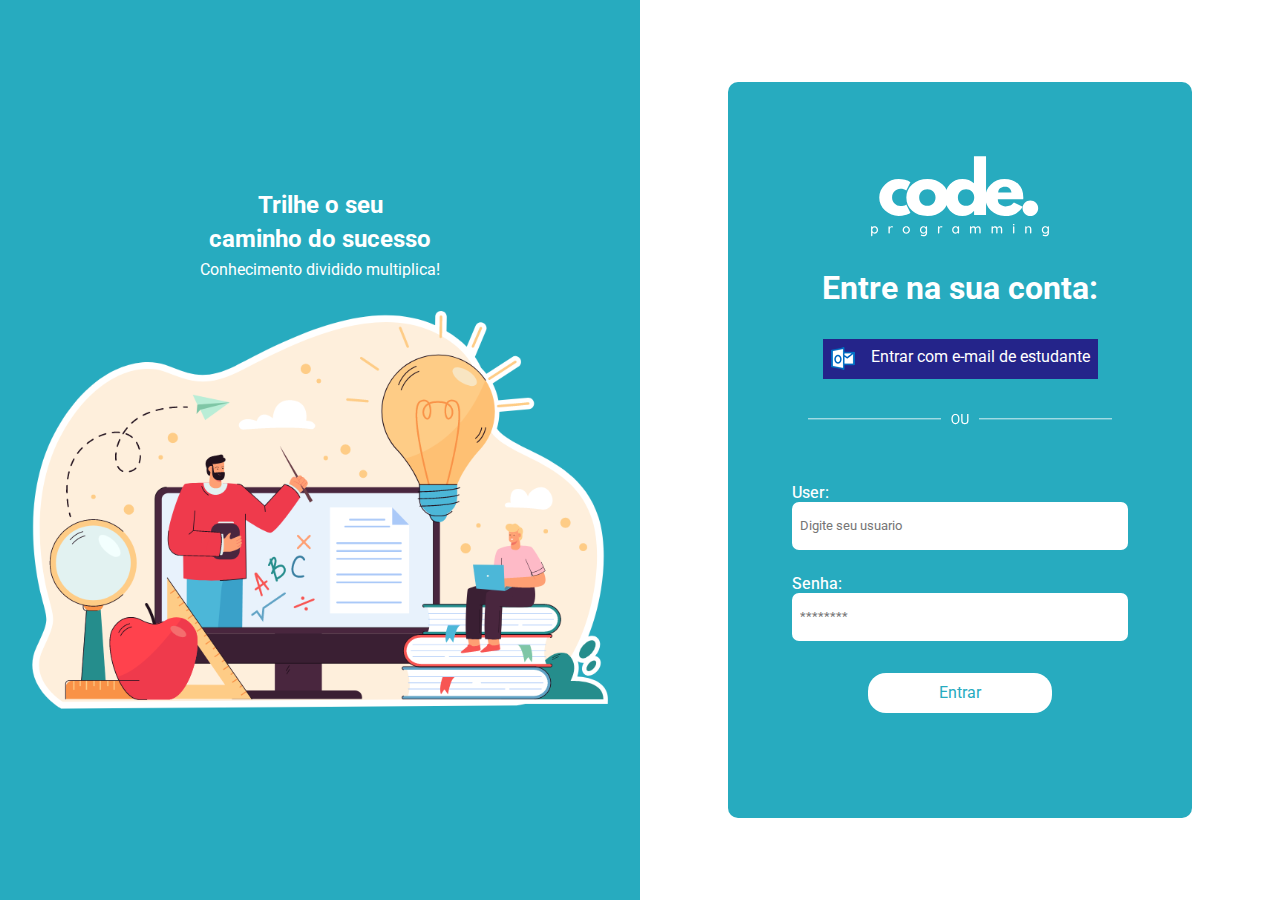
<file: index.html>
<!DOCTYPE html>
<html lang="pt-br">

<head>
    <meta charset="UTF-8">
    <meta name="viewport" content="width=device-width, initial-scale=1.0">
    <link rel="shortcut icon" href="./public/logo.svg" type="image/x-icon">
    <link rel="stylesheet" href="style.css">
    <title>Login</title>
</head>

<body>
    <section class="section-chamativa">
        <div class="title">
            <p class="trilhe">Trilhe o seu</p>
            <p class="caminho">caminho do sucesso </p>
            <p>Conhecimento dividido multiplica!</p>
        </div>
        <img class="imagem_fundo" src="./public/imagem_fundo.svg" alt="imagem de curso">
    </section>
    <section class="login">
        <img class="logo" src="./public/logo.svg" alt="Logo">
        <h1>Entre na sua conta:</h1>
        <div class="button-outlook">
            <img src="./public/icon_outlook.svg" alt="icone outlook">
            <p>Entrar com e-mail de estudante</p>
        </div>
        <img src="./public/ou_icon.svg" alt="ou">
        <form class="form_login">
            <label for="user">User:</label>
            <input type="text" placeholder="Digite seu usuario" name="user" id="user" required>
            <label for="senha">Senha:</label>
            <input type="password" placeholder="********" id="senha" name="senha" required>
            <a class="button_entrar" href="./home.html">Entrar</a>
        </form>
    </section>

</body>

</html>
</file>
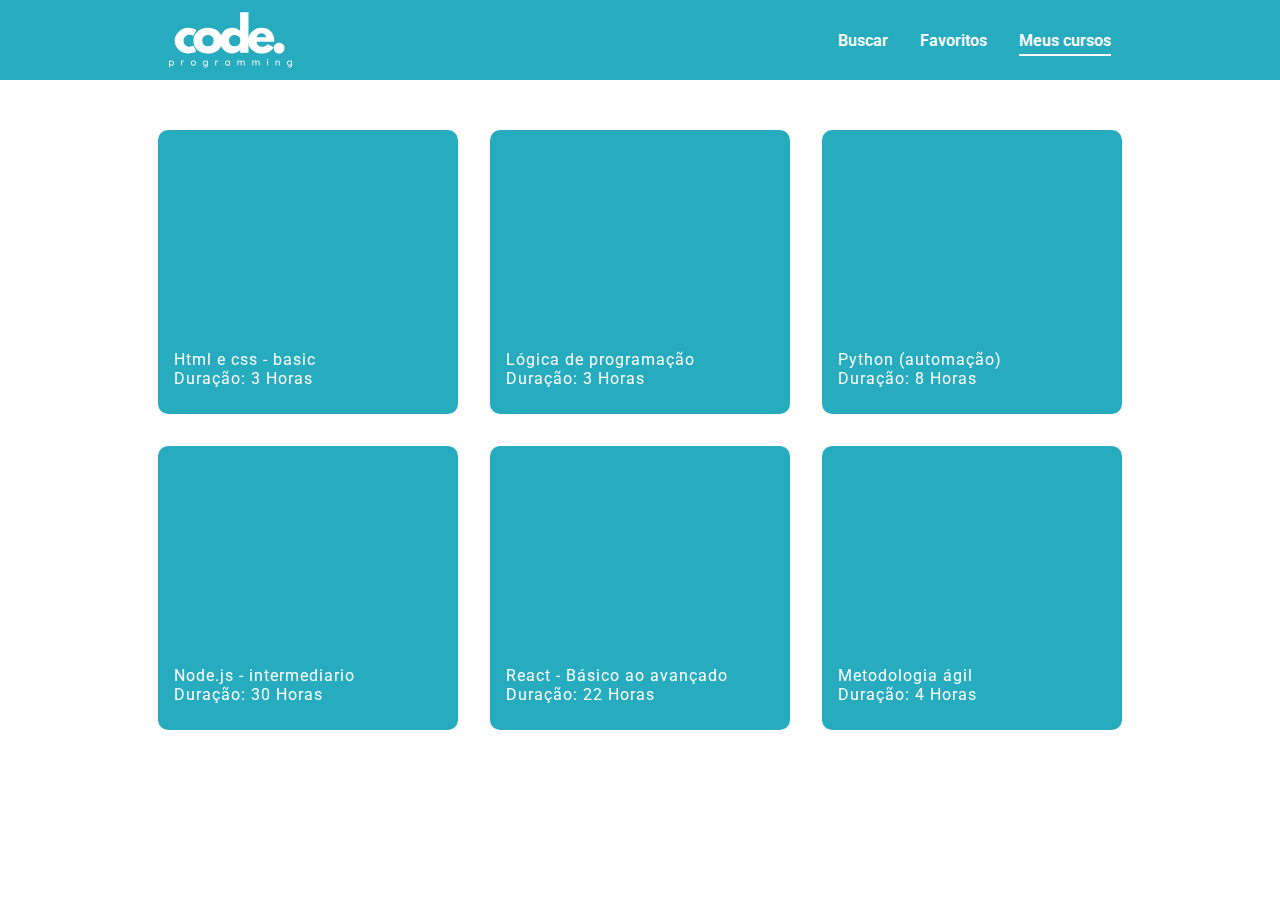
<file: home.html>
<!DOCTYPE html>
<html lang="en">
<head>
    <meta charset="UTF-8">
    <meta name="viewport" content="width=device-width, initial-scale=1.0">
    <link rel="shortcut icon" href="./public/logo.svg" type="image/x-icon">
    <link rel="stylesheet" href="home.css">
    <title>Cursos online - Jvan</title>
</head>
<body>
    <section class="nav-bar"><img class="logo" src="./public/logo.svg" alt="Logo">
        <ul class="lista_link">
            <li class="buscar"><a href="#">Buscar</a></li>
            <li class="favoritos"><a href="#">Favoritos</a></li>
            <li><a href="#" class="meus_cursos">Meus cursos</a></li>
        </ul>
    </section>
    <main class="body_cursos">
        <section class="container_videos">
            <div class="container_video">
                <div class="video">
                    <iframe width="300" height="200" src="https://www.youtube.com/embed/PuyZAUyZYDI?si=g5-J_QVT7v7VmCxC" frameborder="0" allowfullscreen></iframe>
                </div>
                <div class="descricao">
                    <p>Html e css - basic</p>
                    <p>Duração: 3 Horas</p>
                </div>
            </div>
            <div class="container_video">
                <div class="video">
                    <iframe width="300" height="200" src="https://www.youtube.com/embed/iF2MdbrTiBM?si=E6CWOQ360nxZsJTK" title="YouTube video player" frameborder="0" allow="accelerometer; autoplay; clipboard-write; encrypted-media; gyroscope; picture-in-picture; web-share" frameborder="0" allowfullscreen></iframe>
                </div>
                <div class="descricao">
                    <p>Lógica de programação</p>
                    <p>Duração: 3 Horas</p>
                </div>
            </div>
            <div class="container_video">
                <div class="video">
                    <iframe width="300" height="200" src="https://www.youtube.com/embed/videoseries?si=QU8iSztJkpK2919H&amp;list=PLpdAy0tYrnKyjrY1Fr72DhmrRmeWI_5C8" title="YouTube video player" frameborder="0" allow="accelerometer; autoplay; clipboard-write; encrypted-media; gyroscope; picture-in-picture; web-share" frameborder="0" allowfullscreen></iframe>
                </div>
                <div class="descricao">
                    <p>Python (automação)</p>
                    <p>Duração: 8 Horas</p>
                </div>
            </div>
            <div class="container_video">
                <div class="video">
                    <iframe width="300" height="200" src="https://www.youtube.com/embed/videoseries?si=l-qX2vL7WA3A0_2V&amp;list=PLJ_KhUnlXUPtbtLwaxxUxHqvcNQndmI4B" title="YouTube video player" frameborder="0" allow="accelerometer; autoplay; clipboard-write; encrypted-media; gyroscope; picture-in-picture; web-share" frameborder="0" allowfullscreen></iframe>
                </div>
                <div class="descricao">
                    <p>Node.js - intermediario</p>
                    <p>Duração: 30 Horas</p>
                </div>
            </div>
            <div class="container_video">
                <div class="video">
                    <iframe width="300" height="200" src="https://www.youtube.com/embed/videoseries?si=cyKqeKo4_Wg6Jy5v&amp;list=PLnDvRpP8BneyVA0SZ2okm-QBojomniQVO" title="YouTube video player" frameborder="0" allow="accelerometer; autoplay; clipboard-write; encrypted-media; gyroscope; picture-in-picture; web-share" frameborder="0" allowfullscreen></iframe>
                </div>
                <div class="descricao">
                    <p>React - Básico ao avançado</p>
                    <p>Duração: 22 Horas</p>
                </div>
            </div>
            <div class="container_video">
                <div class="video">
                    <iframe width="300" height="200" src="https://www.youtube.com/embed/nQHRUoodDIY?si=dTYUJEM9NtZv9UcG" title="YouTube video player" frameborder="0" allow="accelerometer; autoplay; clipboard-write; encrypted-media; gyroscope; picture-in-picture; web-share" frameborder="0" allowfullscreen></iframe>
                </div>
                <div class="descricao">
                    <p>Metodologia ágil</p>
                    <p>Duração: 4 Horas</p>
                </div>
            </div>
        </section>
    </main>
</body>
</html>
</file>
<file: style.css>
@import url('https://fonts.googleapis.com/css2?family=Acme&family=Roboto:wght@300&display=swap');
*{
    margin: 0;
    padding: 0;
    font-family: 'roboto';
}
body{
    display: flex;
    align-items: center;
    height: 100vh;
}
.section-chamativa{
    background-color: #27ABBF;
    height: 100%;
    width: 50%;
    display: flex;
    flex-direction: column;
    align-items: center;
    justify-content: center;
    gap: 2rem;
}

.trilhe,
.caminho{
    font-size: 1.5rem;
    font-weight: bold;
}
.title{
    color: #fff;
    display: flex;
    flex-direction: column;
    align-items: center;
    justify-content: center;
    gap: .4rem;
}
.imagem_fundo{
    width: 90%;
}

.login{
    border-radius: 10px;
    padding: .5rem;
    width: 35%;
    height: 80%;
    margin: 0 auto;
    background-color: #27ABBF;

    display: flex;
    flex-direction: column;
    align-items: center;
    justify-content: center;

    gap: 2rem;
}

h1{
    color: #fff;
}

.button-outlook{
    background-color: rgb(36, 36, 138);
    text-align: center;
    color: #fff;
    display: flex;
    gap: 1rem;
    padding: .5rem;
    cursor: pointer;
}

.form_login{
    display: flex;
    flex-direction: column;
    width: 75%;

}
label{
    color: #fff;
    margin-top: 1.5rem;
    font-weight: 450;
}
input{
    height: 3rem;
    border:  none;
    padding: 0 .5rem;
    border-radius: 7px;
}

.button_entrar{
    margin: 2rem auto;
    display: flex;

    color: #27ABBF;
    text-decoration: none;
    text-align: center;

    align-items: center;
    justify-content: center;

    width: 55%;
    height: 2.5rem;
    background-color: #fff;
    border-radius: 18px;
}

.button_entrar:hover{
    transition:.4s;
    color: #fff;
    background-color: #a0a0a0;
}

.button-outlook:hover{
    transition:.1s;
    color: #fff;
    background-color: #a0a0a0;
}

@media(max-width:860px) {

    .section-chamativa{
        display: none;
    }
    .login{
        width: 80%;
        font-size: 14px;
    }
    .button-outlook{
        width: 12rem;
        font-size: 12px;
    }
}

@media (max-width:350){
    .login{
        padding-top: 1rem;
    }
}
</file>
<file: home.css>
@import url('https://fonts.googleapis.com/css2?family=Acme&family=Roboto:wght@300&display=swap');
*{
    margin: 0;
    padding: 0;
    font-family: 'roboto';
}
body{
    height: 100vh;
    width: 100%;
    display: flex;
    flex-direction: column;
}

.nav-bar{
    height: 5rem;
    display: flex;
    gap: 13rem;
    background-color: #27ABBF;
    justify-content: space-around;
    align-items: center;
}

.logo{
    height: 3.5rem;
}
.lista_link{
    display: flex;
    align-items: center;
    gap: 2rem;
    list-style: none;
}

a{
    color: #fff;
    text-decoration: none;
    font-weight: 600;
}

.meus_cursos{
    padding-bottom: .3rem;
    border-bottom: 2px solid #fff;
    
}

a:hover{
    transition: .5s;
    color: #cdcbcb;
}

.body_cursos{
    margin: auto;
    height: 80%;
    width: 90%;
    
}
.container_videos{
    padding-bottom: 2rem;
    justify-content: center;
    display: flex;
    flex-wrap: wrap;
    gap:2rem;
}

.container_video{
    background-color: #27ABBF;
    border-radius: 10px;
}
.descricao{
    padding-left: 1rem;
    padding-top: 1rem;
    height: 4rem;
    color: #fff;
    letter-spacing: 1px;
}

@media (max-width:760px){
    .nav-bar{
        gap: 1rem;
        font-size: 12px;
    }
    .logo{
        height: 2rem;
    }
}
</file>
